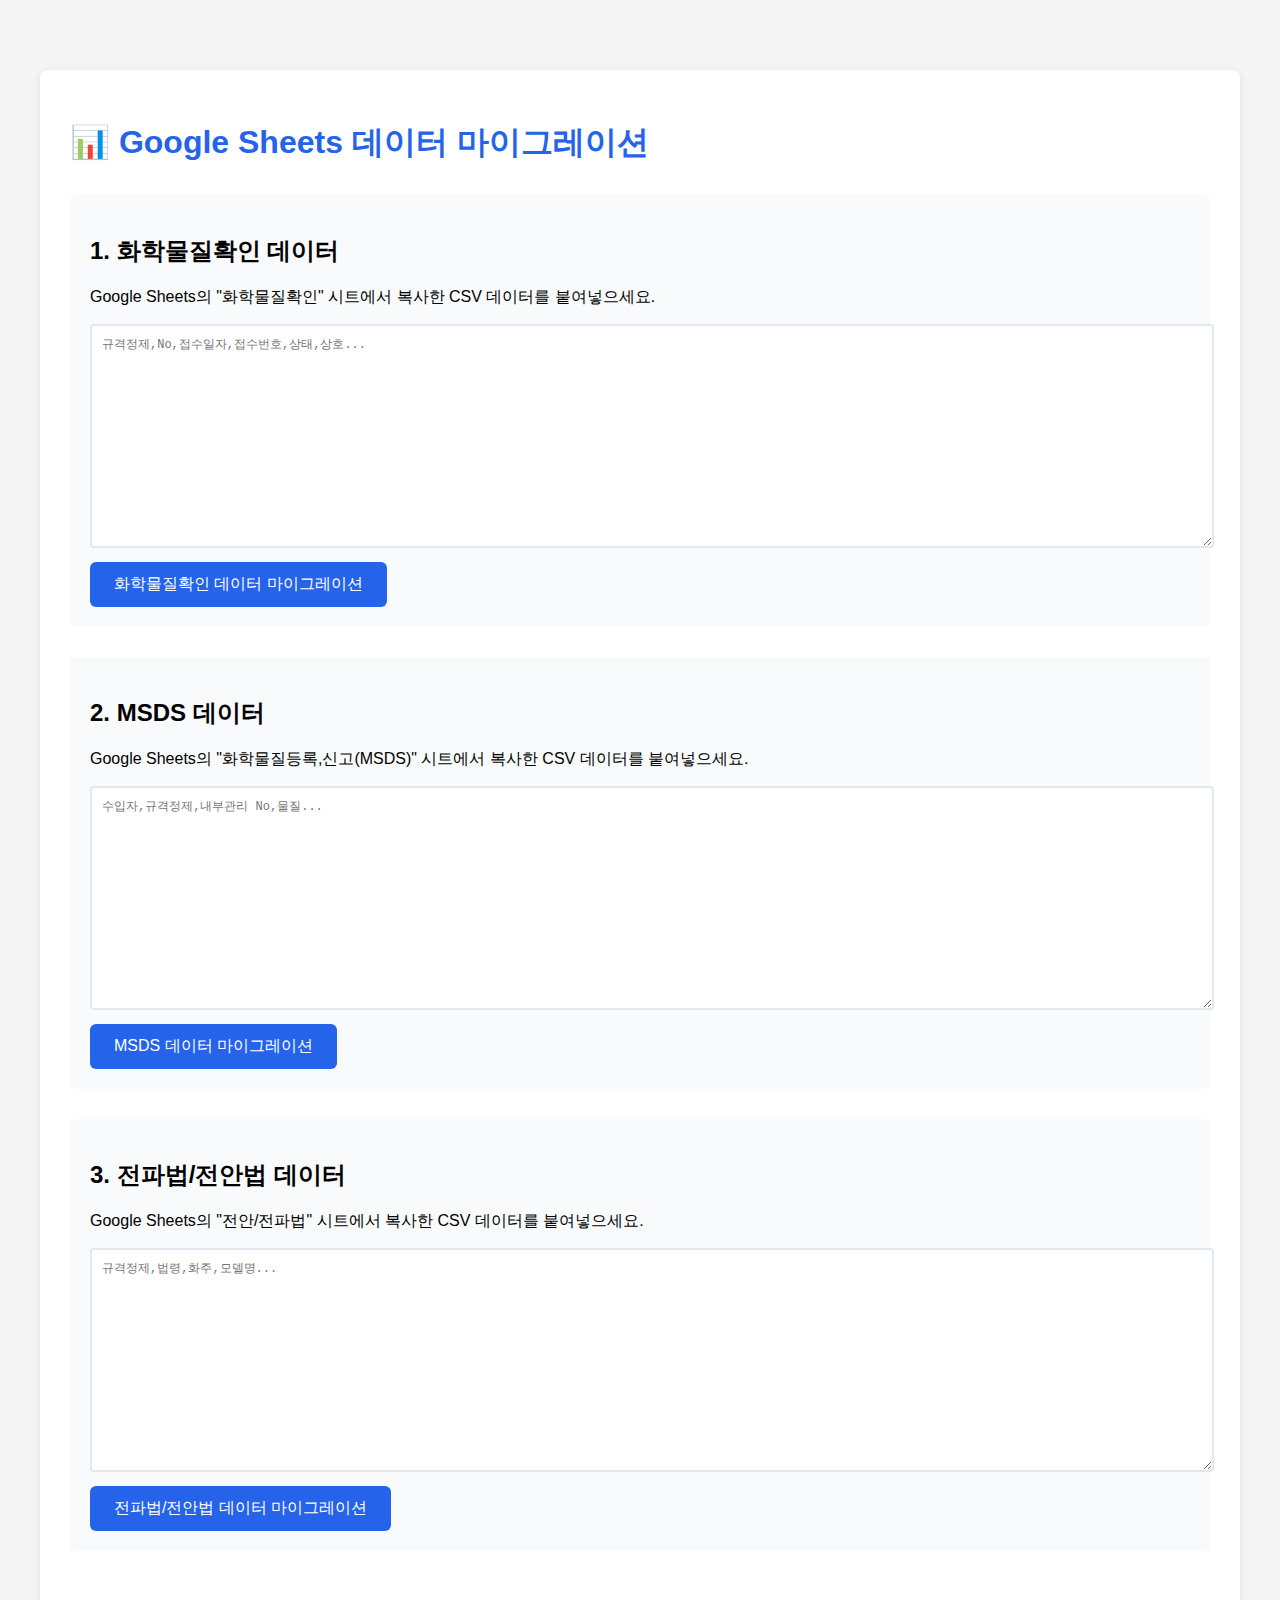
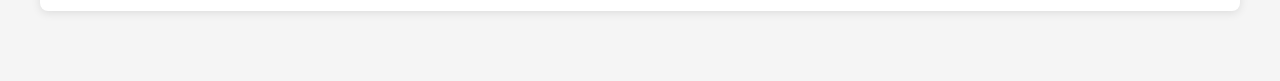
<file: data-migration.html>
<!DOCTYPE html>
<html lang="ko">
<head>
    <meta charset="UTF-8">
    <meta name="viewport" content="width=device-width, initial-scale=1.0">
    <title>데이터 마이그레이션</title>
    <style>
        body {
            font-family: -apple-system, BlinkMacSystemFont, 'Segoe UI', sans-serif;
            max-width: 1200px;
            margin: 50px auto;
            padding: 20px;
            background: #f5f5f5;
        }
        .container {
            background: white;
            padding: 30px;
            border-radius: 8px;
            box-shadow: 0 2px 10px rgba(0,0,0,0.1);
        }
        h1 {
            color: #2563eb;
            margin-bottom: 30px;
        }
        .section {
            margin-bottom: 30px;
            padding: 20px;
            background: #f8fafc;
            border-radius: 6px;
        }
        textarea {
            width: 100%;
            height: 200px;
            padding: 10px;
            border: 2px solid #e2e8f0;
            border-radius: 4px;
            font-family: monospace;
            font-size: 12px;
        }
        button {
            background: #2563eb;
            color: white;
            padding: 12px 24px;
            border: none;
            border-radius: 6px;
            cursor: pointer;
            font-size: 16px;
            margin-top: 10px;
        }
        button:hover {
            background: #1d4ed8;
        }
        .result {
            margin-top: 20px;
            padding: 15px;
            background: #eff6ff;
            border-left: 4px solid #2563eb;
            border-radius: 4px;
            display: none;
        }
        .result.show {
            display: block;
        }
        .error {
            background: #fef2f2;
            border-left-color: #ef4444;
            color: #dc2626;
        }
        .success {
            background: #f0fdf4;
            border-left-color: #10b981;
            color: #059669;
        }
    </style>
</head>
<body>
    <div class="container">
        <h1>📊 Google Sheets 데이터 마이그레이션</h1>
        
        <div class="section">
            <h2>1. 화학물질확인 데이터</h2>
            <p>Google Sheets의 "화학물질확인" 시트에서 복사한 CSV 데이터를 붙여넣으세요.</p>
            <textarea id="chemicalData" placeholder="규격정제,No,접수일자,접수번호,상태,상호..."></textarea>
            <button onclick="migrateChemicalData()">화학물질확인 데이터 마이그레이션</button>
            <div id="chemicalResult" class="result"></div>
        </div>

        <div class="section">
            <h2>2. MSDS 데이터</h2>
            <p>Google Sheets의 "화학물질등록,신고(MSDS)" 시트에서 복사한 CSV 데이터를 붙여넣으세요.</p>
            <textarea id="msdsData" placeholder="수입자,규격정제,내부관리 No,물질..."></textarea>
            <button onclick="migrateMsdsData()">MSDS 데이터 마이그레이션</button>
            <div id="msdsResult" class="result"></div>
        </div>

        <div class="section">
            <h2>3. 전파법/전안법 데이터</h2>
            <p>Google Sheets의 "전안/전파법" 시트에서 복사한 CSV 데이터를 붙여넣으세요.</p>
            <textarea id="radioData" placeholder="규격정제,법령,화주,모델명..."></textarea>
            <button onclick="migrateRadioData()">전파법/전안법 데이터 마이그레이션</button>
            <div id="radioResult" class="result"></div>
        </div>
    </div>

    <script>
        // CSV 파싱 함수
        function parseCSV(text) {
            const lines = text.trim().split('\n');
            if (lines.length < 2) return [];
            
            const headers = lines[0].split(',').map(h => h.trim());
            const records = [];
            
            for (let i = 1; i < lines.length; i++) {
                const values = lines[i].split(',');
                if (values.length < headers.length) continue;
                
                const record = {};
                headers.forEach((header, index) => {
                    record[header] = values[index] ? values[index].trim() : '';
                });
                records.push(record);
            }
            
            return records;
        }

        // 화학물질확인 데이터 마이그레이션
        async function migrateChemicalData() {
            const textarea = document.getElementById('chemicalData');
            const resultDiv = document.getElementById('chemicalResult');
            const text = textarea.value.trim();
            
            if (!text) {
                showResult(resultDiv, '데이터를 입력해주세요.', 'error');
                return;
            }
            
            try {
                const records = parseCSV(text);
                let successCount = 0;
                let errorCount = 0;
                
                for (const record of records) {
                    const data = {
                        spec_no: record['규격정제'] || '',
                        no: record['No'] || '',
                        receipt_date: record['접수일자'] || '',
                        receipt_number: record['접수번호'] || '',
                        status: record['상태'] || '',
                        company: record['상호'] || '',
                        manager: record['담당자'] || '',
                        user: record['사용자'] || '',
                        product_name: record['제품명'] || '',
                        model_spec: record['모델ㆍ규격'] || '',
                        import_country: record['수입국'] || '',
                        annual_import_qty: record['연간수입예정량'] || '',
                        hsk_no: record['HSK No'] || '',
                        division: record['구분'] || '',
                        usage: record['사용여부'] || '',
                        agent: record['대리인'] || '',
                        save_date: record['저장일자'] || '',
                        department: record['소속'] || '',
                        existing_registered: record['기존(등록)'] || '',
                        existing_exempted: record['기존(면제)'] || '',
                        new_registered: record['신규(등록)'] || '',
                        new_exempted: record['신규(면제)'] || '',
                        toxic_substance: record['유독물질'] || '',
                        permitted_substance: record['허가물질'] || '',
                        restricted_substance: record['제한물질'] || '',
                        prohibited_substance: record['금지물질'] || '',
                        accident_prep_substance: record['사고대비물질'] || '',
                        importer: record['상호'] || '',
                        created_by: 'migration'
                    };
                    
                    try {
                        const response = await fetch('tables/chemical_confirmation', {
                            method: 'POST',
                            headers: { 'Content-Type': 'application/json' },
                            body: JSON.stringify(data)
                        });
                        
                        if (response.ok) {
                            successCount++;
                        } else {
                            errorCount++;
                        }
                    } catch (error) {
                        errorCount++;
                        console.error('Error:', error);
                    }
                }
                
                showResult(resultDiv, `✅ 성공: ${successCount}개, ❌ 실패: ${errorCount}개`, 'success');
                
            } catch (error) {
                showResult(resultDiv, '데이터 파싱 오류: ' + error.message, 'error');
            }
        }

        // MSDS 데이터 마이그레이션
        async function migrateMsdsData() {
            const textarea = document.getElementById('msdsData');
            const resultDiv = document.getElementById('msdsResult');
            const text = textarea.value.trim();
            
            if (!text) {
                showResult(resultDiv, '데이터를 입력해주세요.', 'error');
                return;
            }
            
            try {
                const records = parseCSV(text);
                let successCount = 0;
                let errorCount = 0;
                
                for (const record of records) {
                    const data = {
                        importer: record['수입자'] || '',
                        spec_no: record['규격정제'] || '',
                        internal_mgmt_no: record['내부관리 No'] || '',
                        substance: record['물질'] || '',
                        specific_gravity: record['비중'] || '',
                        existing_new: record['기존/신규(Cas)'] || record['기존/신규'] || '',
                        created_by: 'migration'
                    };
                    
                    try {
                        const response = await fetch('tables/msds', {
                            method: 'POST',
                            headers: { 'Content-Type': 'application/json' },
                            body: JSON.stringify(data)
                        });
                        
                        if (response.ok) {
                            successCount++;
                        } else {
                            errorCount++;
                        }
                    } catch (error) {
                        errorCount++;
                        console.error('Error:', error);
                    }
                }
                
                showResult(resultDiv, `✅ 성공: ${successCount}개, ❌ 실패: ${errorCount}개`, 'success');
                
            } catch (error) {
                showResult(resultDiv, '데이터 파싱 오류: ' + error.message, 'error');
            }
        }

        // 전파법 데이터 마이그레이션
        async function migrateRadioData() {
            const textarea = document.getElementById('radioData');
            const resultDiv = document.getElementById('radioResult');
            const text = textarea.value.trim();
            
            if (!text) {
                showResult(resultDiv, '데이터를 입력해주세요.', 'error');
                return;
            }
            
            try {
                const records = parseCSV(text);
                let successCount = 0;
                let errorCount = 0;
                
                for (const record of records) {
                    const data = {
                        spec_no: record['규격정제'] || '',
                        law: record['법령'] || '',
                        consignee: record['화주'] || '',
                        model_name: record['모델명'] || '',
                        note: record['비고'] || '',
                        manufacturer: record['제조사'] || '',
                        manufacturing_country: record['제조국'] || '',
                        certification_no: record['인증번호'] || '',
                        certification_date: record['인증일자'] || '',
                        item_name: record['품목명'] || '',
                        created_by: 'migration'
                    };
                    
                    try {
                        const response = await fetch('tables/radio_electrical_law', {
                            method: 'POST',
                            headers: { 'Content-Type': 'application/json' },
                            body: JSON.stringify(data)
                        });
                        
                        if (response.ok) {
                            successCount++;
                        } else {
                            errorCount++;
                        }
                    } catch (error) {
                        errorCount++;
                        console.error('Error:', error);
                    }
                }
                
                showResult(resultDiv, `✅ 성공: ${successCount}개, ❌ 실패: ${errorCount}개`, 'success');
                
            } catch (error) {
                showResult(resultDiv, '데이터 파싱 오류: ' + error.message, 'error');
            }
        }

        // 결과 표시
        function showResult(element, message, type) {
            element.textContent = message;
            element.className = `result show ${type}`;
        }
    </script>
</body>
</html>
</file>
